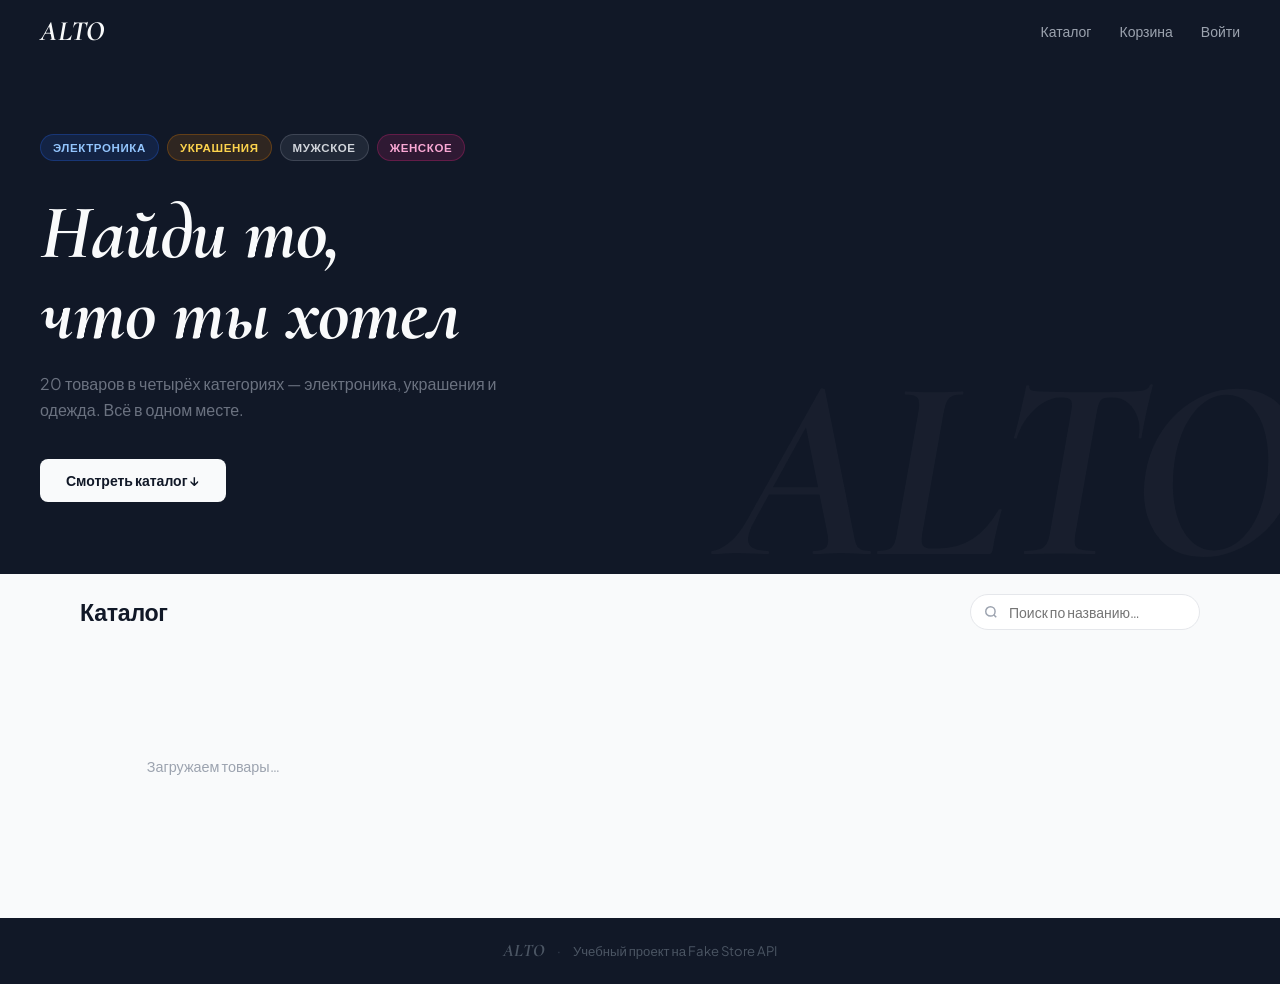
<file: index.html>
<!DOCTYPE html>
<html lang="ru">
<head>
  <meta charset="UTF-8">
  <meta name="viewport" content="width=device-width, initial-scale=1.0">
  <title>ALTO — Интернет-магазин</title>
  <link rel="stylesheet" href="css/style.css">
</head>
<body>

  <header id="header"></header>

  <!-- Hero -->
  <section class="hero">
    <div class="hero-inner">
      <div class="hero-pills">
        <span class="hero-pill pill-electronics">Электроника</span>
        <span class="hero-pill pill-jewelry">Украшения</span>
        <span class="hero-pill pill-men">Мужское</span>
        <span class="hero-pill pill-women">Женское</span>
      </div>
      <h1 class="hero-heading">Найди то,<br>что ты хотел</h1>
      <p class="hero-sub">20 товаров в четырёх категориях — электроника, украшения и одежда. Всё в одном месте.</p>
      <a href="#catalog-anchor" class="btn-hero">Смотреть каталог ↓</a>
    </div>
  </section>

  <!-- Каталог -->
  <main>
    <span id="catalog-anchor" style="display:block;margin-top:-16px"></span>
    <div class="catalog-header">
      <h2>Каталог</h2>
      <input type="search" id="search-input" placeholder="Поиск по названию…">
    </div>
    <div id="category-filter"></div>
    <div id="catalog"></div>
  </main>

  <footer id="footer"></footer>

  <script src="js/models.js"></script>
  <script src="js/api.js"></script>
  <script src="js/common.js"></script>
  <script src="js/catalog.js"></script>
</body>
</html>
</file>
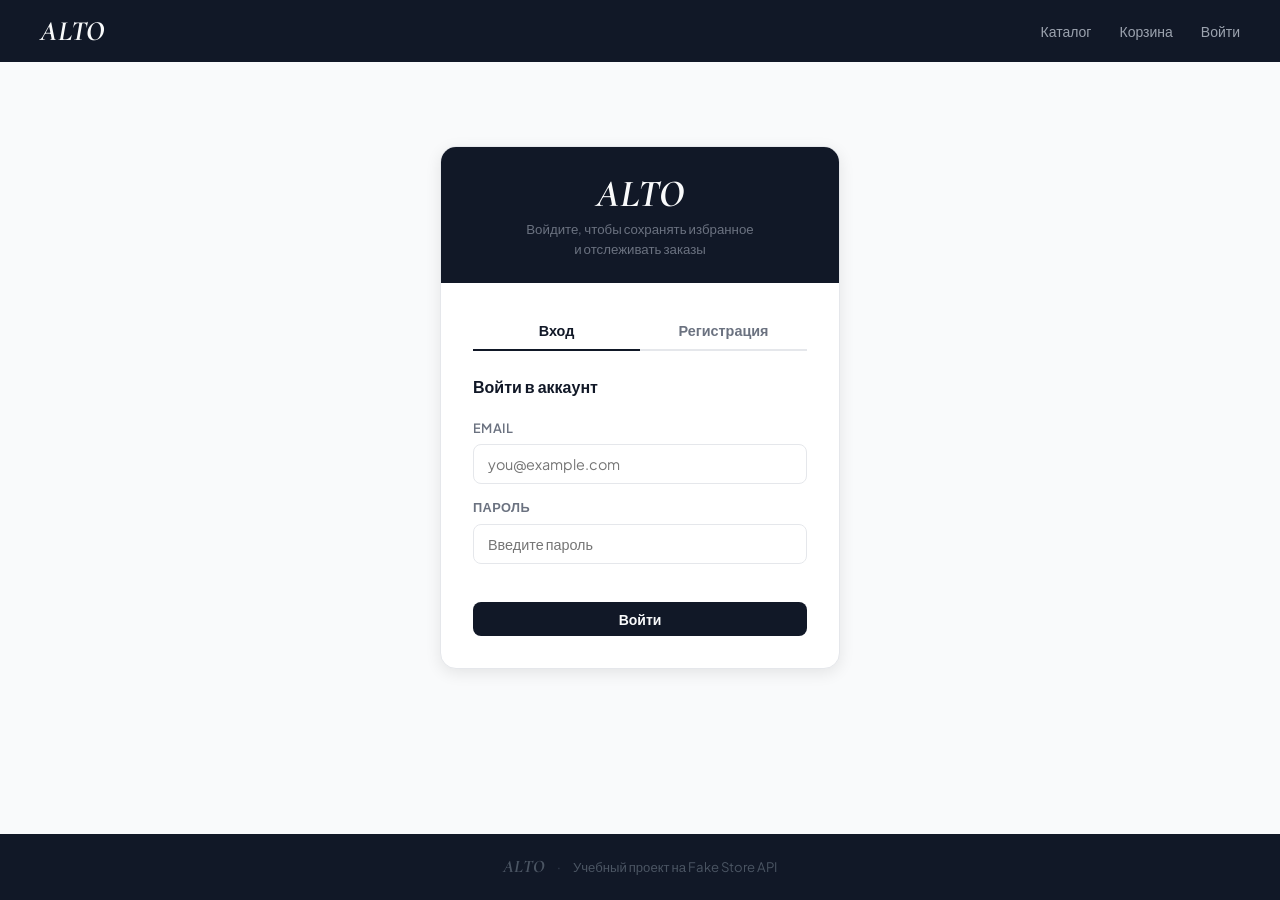
<file: auth.html>
<!DOCTYPE html>
<html lang="ru">
<head>
  <meta charset="UTF-8">
  <meta name="viewport" content="width=device-width, initial-scale=1.0">
  <title>ALTO — Вход / Регистрация</title>
  <link rel="stylesheet" href="css/style.css">
</head>
<body>
  <header id="header"></header>

  <main>
    <div id="auth-container">

      <!-- Бренд-полоска -->
      <div class="auth-brand-bar">
        <span class="brand-name">ALTO</span>
        <p>Войдите, чтобы сохранять избранное<br>и отслеживать заказы</p>
      </div>

      <div class="auth-body">
        <!-- Вкладки -->
        <div class="auth-tabs">
          <button id="show-login">Вход</button>
          <button id="show-register">Регистрация</button>
        </div>

        <!-- Форма входа -->
        <div id="login-form" class="auth-form">
          <h3>Войти в аккаунт</h3>
          <div class="form-group">
            <label for="login-email">Email</label>
            <input type="email" id="login-email" placeholder="you@example.com">
          </div>
          <div class="form-group">
            <label for="login-password">Пароль</label>
            <input type="password" id="login-password" placeholder="Введите пароль">
          </div>
          <p id="login-error" class="error-message"></p>
          <button id="login-btn" class="btn btn-primary btn-full">Войти</button>
        </div>

        <!-- Форма регистрации -->
        <div id="register-form" class="auth-form" style="display:none;">
          <h3>Создать аккаунт</h3>
          <div class="form-group">
            <label for="reg-name">Имя</label>
            <input type="text" id="reg-name" placeholder="Ваше имя">
          </div>
          <div class="form-group">
            <label for="reg-email">Email</label>
            <input type="email" id="reg-email" placeholder="you@example.com">
          </div>
          <div class="form-group">
            <label for="reg-password">Пароль</label>
            <input type="password" id="reg-password" placeholder="Минимум 6 символов">
          </div>
          <p id="reg-error" class="error-message"></p>
          <button id="register-btn" class="btn btn-primary btn-full">Зарегистрироваться</button>
        </div>
      </div>

    </div>
  </main>

  <footer id="footer"></footer>

  <script src="js/models.js"></script>
  <script src="js/common.js"></script>
  <script src="js/auth.js"></script>
</body>
</html>
</file>
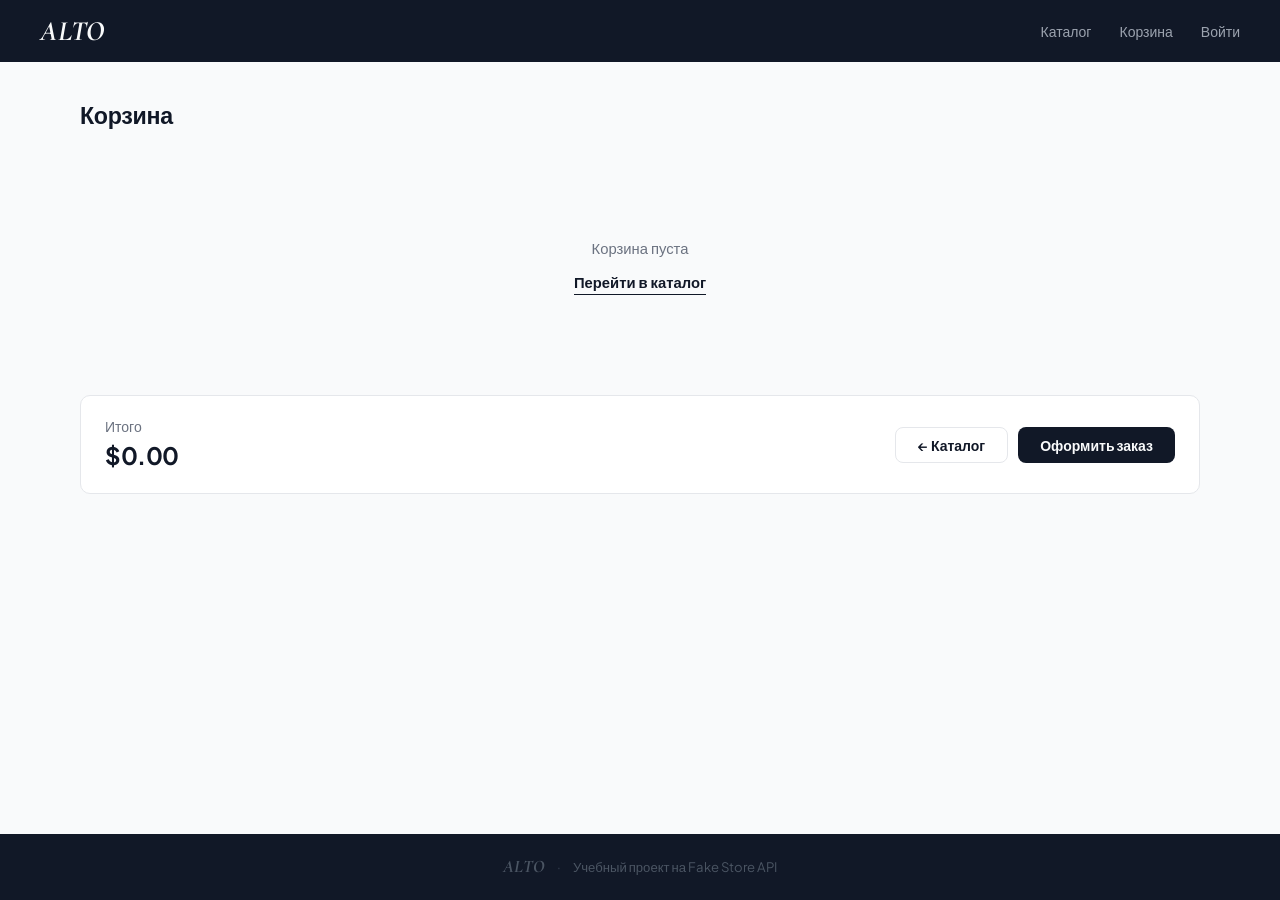
<file: cart.html>
<!DOCTYPE html>
<html lang="ru">
<head>
  <meta charset="UTF-8">
  <meta name="viewport" content="width=device-width, initial-scale=1.0">
  <title>ALTO — Корзина</title>
  <link rel="stylesheet" href="css/style.css">
</head>
<body>
  <header id="header"></header>

  <main>
    <h2>Корзина</h2>
    <div id="cart-items" style="margin-top:24px"></div>
    <div class="cart-summary">
      <div>
        <div class="cart-total-label">Итого</div>
        <div id="cart-total" class="cart-total-amount">$0.00</div>
      </div>
      <div class="cart-actions">
        <button class="btn btn-secondary" onclick="window.location.href='index.html'">← Каталог</button>
        <button class="btn btn-primary" onclick="checkout()">Оформить заказ</button>
      </div>
    </div>
  </main>

  <footer id="footer"></footer>

  <script src="js/models.js"></script>
  <script src="js/common.js"></script>
  <script src="js/cart.js"></script>
  <script>
    function checkout() {
      const cart = Cart.load();
      if (cart.items.length === 0) return;
      cart.clear(); cart.save(); updateCartIcon();
      alert('Заказ оформлен! Спасибо за покупку 🎉');
      window.location.href = 'index.html';
    }
  </script>
</body>
</html>
</file>
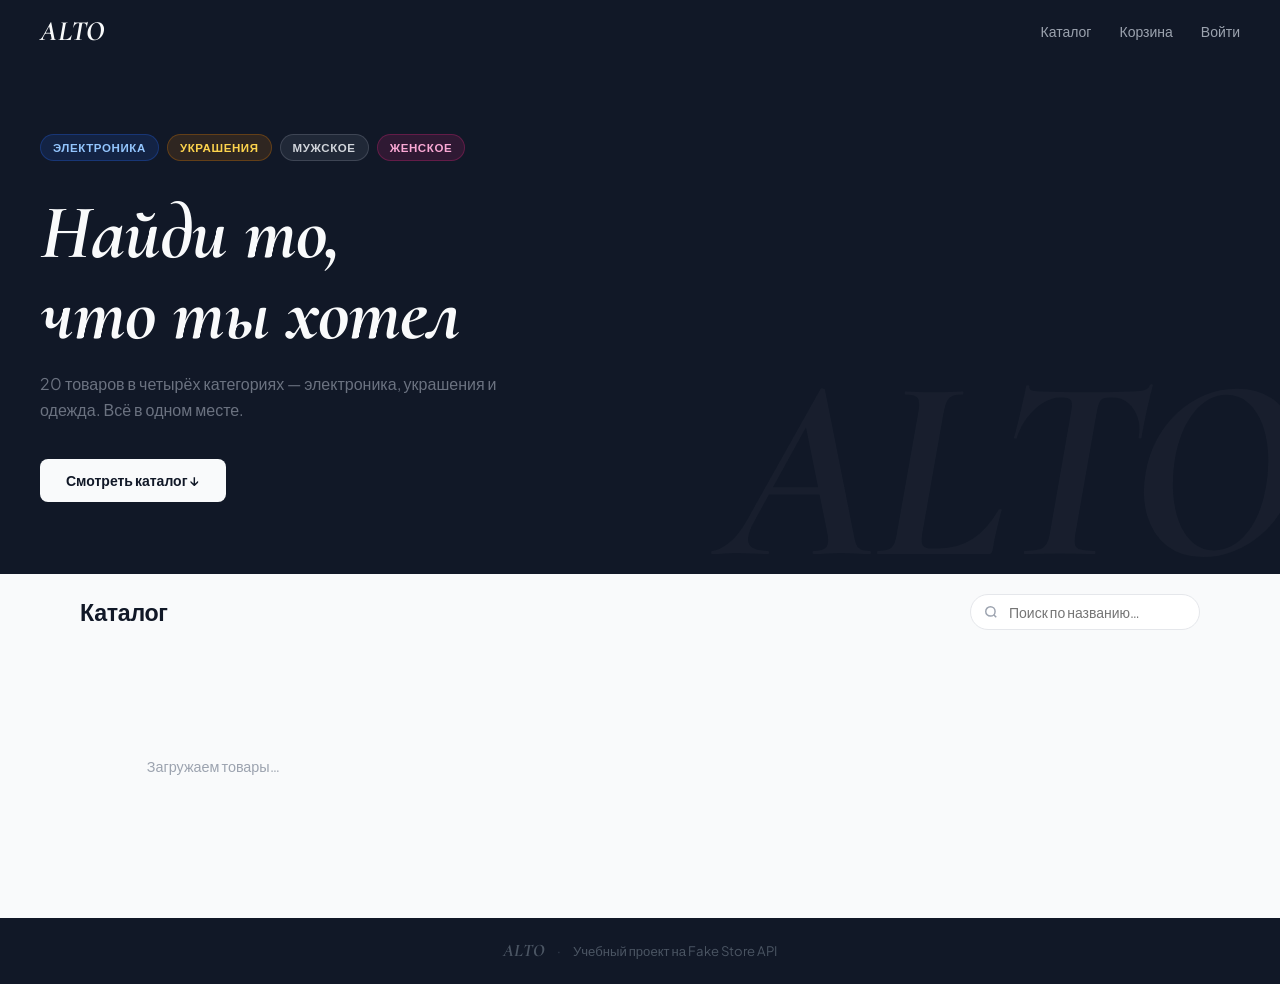
<file: product.html>
<!DOCTYPE html>
<html lang="ru">
<head>
  <meta charset="UTF-8">
  <meta name="viewport" content="width=device-width, initial-scale=1.0">
  <title>ALTO — Товар</title>
  <link rel="stylesheet" href="css/style.css">
</head>
<body>
  <header id="header"></header>

  <main>
    <div id="product-details"></div>
    <div class="product-actions">
      <button id="to-catalog" class="btn btn-secondary">← Каталог</button>
      <button id="to-cart"    class="btn btn-secondary">🛒 Корзина</button>
    </div>
  </main>

  <footer id="footer"></footer>

  <script src="js/models.js"></script>
  <script src="js/common.js"></script>
  <script src="js/api.js"></script>
  <script src="js/product.js"></script>
</body>
</html>
</file>
<file: css/style.css>
@import url('https://fonts.googleapis.com/css2?family=Cormorant+Garamond:ital,wght@1,700&family=Plus+Jakarta+Sans:wght@300;400;500;600;700&display=swap');

/* ─────────────────────────────────────
   Токены
───────────────────────────────────── */
:root {
    /* Base */
    --bg:           #F9FAFB;
    --surface:      #FFFFFF;
    --surface-2:    #F3F4F6;
    --text:         #111827;
    --text-muted:   #6B7280;
    --text-subtle:  #9CA3AF;
    --border:       #E5E7EB;
    --border-soft:  #F3F4F6;

    /* Brand */
    --header-bg:    #111827;
    --header-text:  #F9FAFB;

    /* Categories */
    --c-elec:       #2563EB;
    --c-elec-bg:    #EFF6FF;
    --c-jewel:      #D97706;
    --c-jewel-bg:   #FFFBEB;
    --c-men:        #374151;
    --c-men-bg:     #F3F4F6;
    --c-women:      #DB2777;
    --c-women-bg:   #FDF2F8;

    /* States */
    --success:      #15803D;
    --danger:       #DC2626;
    --danger-bg:    #FEF2F2;
    --danger-border:#FECACA;

    /* Shape */
    --radius:       10px;
    --radius-lg:    16px;
    --shadow-sm:    0 1px 4px rgba(0,0,0,0.06);
    --shadow:       0 4px 16px rgba(0,0,0,0.09);
    --ease:         0.2s cubic-bezier(0.4, 0, 0.2, 1);

    /* Type */
    --font:         'Plus Jakarta Sans', sans-serif;
    --font-brand:   'Cormorant Garamond', serif;
}

*, *::before, *::after { box-sizing: border-box; margin: 0; padding: 0; }

html { scroll-behavior: smooth; }

body {
    font-family: var(--font);
    background: var(--bg);
    color: var(--text);
    min-height: 100vh;
    display: flex;
    flex-direction: column;
    line-height: 1.5;
}

/* ─────────────────────────────────────
   Header
───────────────────────────────────── */
header {
    background: var(--header-bg);
    color: var(--header-text);
    padding: 0 40px;
    height: 62px;
    display: flex;
    align-items: center;
    justify-content: space-between;
    position: sticky;
    top: 0;
    z-index: 200;
}

.header-inner {
    width: 100%;
    max-width: 1200px;
    margin: 0 auto;
    display: flex;
    align-items: center;
    justify-content: space-between;
}

.brand-name {
    font-family: var(--font-brand);
    font-style: italic;
    font-size: 1.75rem;
    font-weight: 700;
    color: var(--header-text);
    letter-spacing: 0.5px;
    text-decoration: none;
    line-height: 1;
}

header nav {
    display: flex;
    align-items: center;
    gap: 28px;
    font-size: 0.875rem;
    font-weight: 500;
}

header nav a {
    color: #9CA3AF;
    text-decoration: none;
    transition: color var(--ease);
}

header nav a:hover { color: var(--header-text); }

.user-greeting {
    color: #6B7280;
    font-size: 0.85rem;
}

#logout-btn {
    background: transparent;
    border: 1px solid #374151;
    color: #9CA3AF;
    padding: 5px 14px;
    border-radius: 20px;
    cursor: pointer;
    font-family: var(--font);
    font-size: 0.8rem;
    font-weight: 500;
    transition: all var(--ease);
}

#logout-btn:hover {
    border-color: #6B7280;
    color: var(--header-text);
}

/* Cart badge */
.cart-link {
    display: inline-flex;
    align-items: center;
    gap: 7px;
    color: #9CA3AF !important;
}

.cart-badge {
    background: var(--c-women);
    color: white;
    border-radius: 20px;
    min-width: 18px;
    height: 18px;
    font-size: 0.68rem;
    font-weight: 700;
    display: none;
    align-items: center;
    justify-content: center;
    padding: 0 5px;
}

/* ─────────────────────────────────────
   Hero (только index.html)
───────────────────────────────────── */
.hero {
    background: var(--header-bg);
    color: var(--header-text);
    padding: 72px 40px;
    position: relative;
    overflow: hidden;
}

.hero::after {
    content: 'ALTO';
    position: absolute;
    font-family: var(--font-brand);
    font-style: italic;
    font-weight: 700;
    font-size: clamp(140px, 22vw, 260px);
    color: rgba(255,255,255,0.028);
    bottom: -28px;
    right: -16px;
    pointer-events: none;
    line-height: 1;
    letter-spacing: -4px;
}

.hero-inner {
    max-width: 1200px;
    margin: 0 auto;
    position: relative;
}

/* Пиллы категорий в hero */
.hero-pills {
    display: flex;
    gap: 8px;
    flex-wrap: wrap;
    margin-bottom: 32px;
}

.hero-pill {
    padding: 4px 12px;
    border-radius: 20px;
    font-size: 0.72rem;
    font-weight: 600;
    letter-spacing: 0.6px;
    text-transform: uppercase;
}

.pill-electronics { background: rgba(37,99,235,0.15);  color: #93C5FD; border: 1px solid rgba(37,99,235,0.3); }
.pill-jewelry     { background: rgba(217,119,6,0.15);  color: #FCD34D; border: 1px solid rgba(217,119,6,0.3); }
.pill-men         { background: rgba(55,65,81,0.4);    color: #D1D5DB; border: 1px solid rgba(107,114,128,0.4); }
.pill-women       { background: rgba(219,39,119,0.15); color: #F9A8D4; border: 1px solid rgba(219,39,119,0.3); }

.hero-heading {
    font-family: var(--font-brand);
    font-style: italic;
    font-weight: 700;
    font-size: clamp(2.6rem, 6vw, 5rem);
    line-height: 1.05;
    letter-spacing: -1px;
    margin-bottom: 16px;
    color: #F9FAFB;
}

.hero-sub {
    color: #6B7280;
    font-size: 1rem;
    font-weight: 400;
    margin-bottom: 36px;
    max-width: 460px;
    line-height: 1.65;
}

.btn-hero {
    display: inline-block;
    background: #F9FAFB;
    color: var(--header-bg);
    padding: 11px 26px;
    border-radius: 8px;
    font-family: var(--font);
    font-size: 0.875rem;
    font-weight: 600;
    text-decoration: none;
    transition: all var(--ease);
}

.btn-hero:hover {
    background: white;
    transform: translateY(-1px);
    box-shadow: 0 4px 12px rgba(0,0,0,0.3);
}

/* ─────────────────────────────────────
   Main
───────────────────────────────────── */
main {
    flex: 1;
    max-width: 1200px;
    width: 100%;
    margin: 0 auto;
    padding: 36px 40px 60px;
}

h2 {
    font-size: 1.45rem;
    font-weight: 700;
    color: var(--text);
    letter-spacing: -0.3px;
}

/* ─────────────────────────────────────
   Поиск + заголовок каталога
───────────────────────────────────── */
.catalog-header {
    display: flex;
    align-items: center;
    justify-content: space-between;
    flex-wrap: wrap;
    gap: 16px;
    margin-bottom: 18px;
}

#search-input {
    padding: 8px 16px 8px 38px;
    border: 1.5px solid var(--border);
    border-radius: 24px;
    font-family: var(--font);
    font-size: 0.875rem;
    background: var(--surface) url("data:image/svg+xml,%3Csvg xmlns='http://www.w3.org/2000/svg' width='14' height='14' viewBox='0 0 24 24' fill='none' stroke='%239CA3AF' stroke-width='2.5'%3E%3Ccircle cx='11' cy='11' r='8'/%3E%3Cpath d='m21 21-4.35-4.35'/%3E%3C/svg%3E") no-repeat 13px center;
    color: var(--text);
    width: 230px;
    transition: border-color var(--ease), box-shadow var(--ease);
}

#search-input:focus {
    outline: none;
    border-color: var(--c-elec);
    box-shadow: 0 0 0 3px rgba(37,99,235,0.1);
}

/* ─────────────────────────────────────
   Фильтры категорий
───────────────────────────────────── */
#category-filter {
    display: flex;
    flex-wrap: wrap;
    gap: 8px;
    margin-bottom: 28px;
}

.filter-btn {
    padding: 6px 16px;
    border: 1.5px solid var(--border);
    border-radius: 20px;
    background: var(--surface);
    color: var(--text-muted);
    cursor: pointer;
    font-family: var(--font);
    font-size: 0.8rem;
    font-weight: 500;
    text-transform: capitalize;
    transition: all var(--ease);
}

.filter-btn:hover { border-color: #9CA3AF; color: var(--text); }

.filter-btn.active {
    background: var(--text);
    border-color: var(--text);
    color: #F9FAFB;
}

/* ─────────────────────────────────────
   Сетка каталога
───────────────────────────────────── */
#catalog {
    display: grid;
    grid-template-columns: repeat(auto-fill, minmax(220px, 1fr));
    gap: 18px;
}

/* ─────────────────────────────────────
   Карточка товара
───────────────────────────────────── */
.card {
    background: var(--surface);
    border-radius: var(--radius);
    border: 1px solid var(--border);
    overflow: hidden;
    display: flex;
    flex-direction: column;
    transition: box-shadow var(--ease), transform var(--ease);
}

.card:hover {
    box-shadow: var(--shadow);
    transform: translateY(-3px);
}

/* Цветная полоска по категории */
.card-accent {
    height: 3px;
    background: var(--border);
}

.cat-electronics .card-accent { background: var(--c-elec); }
.cat-jewelry     .card-accent { background: var(--c-jewel); }
.cat-men         .card-accent { background: var(--c-men); }
.cat-women       .card-accent { background: var(--c-women); }

.card-link {
    text-decoration: none;
    color: inherit;
    flex: 1;
    display: flex;
    flex-direction: column;
}

.card-img-wrapper {
    height: 188px;
    background: var(--surface-2);
    display: flex;
    align-items: center;
    justify-content: center;
    padding: 20px;
    border-bottom: 1px solid var(--border-soft);
}

.card-img-wrapper img {
    max-width: 100%;
    max-height: 100%;
    object-fit: contain;
    transition: transform 0.3s ease;
}

.card:hover .card-img-wrapper img { transform: scale(1.05); }

.card-body {
    padding: 14px 15px 10px;
    flex: 1;
    display: flex;
    flex-direction: column;
    gap: 5px;
}

/* Бейдж категории */
.card-category {
    display: inline-block;
    font-size: 0.68rem;
    font-weight: 600;
    letter-spacing: 0.6px;
    text-transform: uppercase;
    padding: 2px 8px;
    border-radius: 4px;
    background: var(--surface-2);
    color: var(--text-muted);
    align-self: flex-start;
}

.cat-electronics .card-category { background: var(--c-elec-bg);  color: var(--c-elec); }
.cat-jewelry     .card-category { background: var(--c-jewel-bg); color: var(--c-jewel); }
.cat-men         .card-category { background: var(--c-men-bg);   color: var(--c-men); }
.cat-women       .card-category { background: var(--c-women-bg); color: var(--c-women); }

.card-title {
    font-size: 0.875rem;
    font-weight: 500;
    line-height: 1.4;
    flex: 1;
    color: var(--text);
}

/* Звёздочки */
.stars-row {
    display: flex;
    align-items: center;
    gap: 6px;
}

.stars-track {
    position: relative;
    display: inline-block;
    line-height: 1;
}

.stars-empty {
    display: block;
    color: #D1D5DB;
    letter-spacing: 1.5px;
    font-size: 0.78rem;
}

.stars-filled {
    position: absolute;
    top: 0; left: 0;
    overflow: hidden;
    white-space: nowrap;
    color: #F59E0B;
    letter-spacing: 1.5px;
    font-size: 0.78rem;
}

.rating-text {
    font-size: 0.72rem;
    color: var(--text-subtle);
    font-weight: 500;
}

.card-price {
    font-size: 1rem;
    font-weight: 700;
    color: var(--text);
    letter-spacing: -0.3px;
}

.card-btn {
    margin: 0 12px 12px;
    text-align: center;
    display: block;
    font-size: 0.82rem;
    padding: 8px;
}

/* Цвет кнопки по категории */
.cat-electronics .card-btn { background: var(--c-elec); }
.cat-jewelry     .card-btn { background: var(--c-jewel); }
.cat-men         .card-btn { background: var(--c-men); }
.cat-women       .card-btn { background: var(--c-women); }
.cat-electronics .card-btn:hover { background: #1D4ED8; }
.cat-jewelry     .card-btn:hover { background: #B45309; }
.cat-men         .card-btn:hover { background: #1F2937; }
.cat-women       .card-btn:hover { background: #BE185D; }

/* ─────────────────────────────────────
   Кнопки
───────────────────────────────────── */
.btn {
    display: inline-block;
    padding: 10px 22px;
    border-radius: 8px;
    font-family: var(--font);
    font-size: 0.875rem;
    font-weight: 600;
    cursor: pointer;
    transition: all var(--ease);
    text-decoration: none;
    border: none;
    line-height: 1;
}

.btn-primary {
    background: var(--text);
    color: #F9FAFB;
}

.btn-primary:hover { background: #1F2937; }

.btn-primary:disabled {
    opacity: 0.5;
    cursor: not-allowed;
}

.btn-secondary {
    background: var(--surface);
    color: var(--text);
    border: 1.5px solid var(--border);
}

.btn-secondary:hover {
    background: var(--surface-2);
    border-color: #D1D5DB;
}

.btn-success {
    background: var(--success);
    color: white;
}

.btn-full { width: 100%; text-align: center; }

/* ─────────────────────────────────────
   Страница товара
───────────────────────────────────── */
.product-page {
    display: grid;
    grid-template-columns: 1fr 1fr;
    gap: 56px;
    align-items: start;
}

.product-img-wrapper {
    background: var(--surface);
    border-radius: var(--radius-lg);
    border: 1px solid var(--border);
    padding: 40px;
    display: flex;
    align-items: center;
    justify-content: center;
    min-height: 400px;
    position: relative;
    overflow: hidden;
}

.product-img-wrapper img {
    max-width: 100%;
    max-height: 340px;
    object-fit: contain;
    position: relative;
    z-index: 1;
}

/* Цветная точка-акцент в углу изображения */
.product-img-wrapper::before {
    content: '';
    position: absolute;
    width: 180px;
    height: 180px;
    border-radius: 50%;
    background: var(--surface-2);
    bottom: -60px;
    right: -60px;
    opacity: 0.6;
}

.product-info {
    display: flex;
    flex-direction: column;
    gap: 16px;
    padding-top: 4px;
}

.product-cat-badge {
    display: inline-flex;
    align-items: center;
    gap: 6px;
    font-size: 0.75rem;
    font-weight: 600;
    letter-spacing: 0.6px;
    text-transform: uppercase;
    padding: 4px 10px;
    border-radius: 6px;
    align-self: flex-start;
}

.product-info h2 {
    font-size: 1.6rem;
    font-weight: 700;
    line-height: 1.25;
    letter-spacing: -0.4px;
    margin-bottom: 0;
}

.product-stars { margin: -4px 0; }

.product-price {
    font-size: 2rem;
    font-weight: 700;
    letter-spacing: -1px;
    color: var(--text);
}

.product-desc {
    color: var(--text-muted);
    line-height: 1.75;
    font-size: 0.925rem;
    padding-top: 4px;
    border-top: 1px solid var(--border);
}

#add-to-cart-btn {
    padding: 13px 28px;
    font-size: 0.9rem;
    margin-top: 4px;
}

.product-actions {
    display: flex;
    gap: 12px;
    flex-wrap: wrap;
    margin-top: 16px;
}

/* ─────────────────────────────────────
   Корзина
───────────────────────────────────── */
.cart-item {
    background: var(--surface);
    border: 1px solid var(--border);
    border-radius: var(--radius);
    padding: 18px 20px;
    display: grid;
    grid-template-columns: 88px 1fr auto;
    gap: 18px;
    align-items: center;
    margin-bottom: 10px;
    transition: box-shadow var(--ease);
}

.cart-item:hover { box-shadow: var(--shadow-sm); }

.cart-item img {
    width: 88px;
    height: 88px;
    object-fit: contain;
    background: var(--surface-2);
    border-radius: 8px;
    padding: 10px;
}

.cart-item-info h3 {
    font-size: 0.9rem;
    font-weight: 600;
    margin-bottom: 5px;
    line-height: 1.35;
}

.cart-item-info p {
    font-size: 0.83rem;
    color: var(--text-muted);
}

.cart-item-info b { color: var(--text); font-weight: 700; }

.cart-item-actions {
    display: flex;
    align-items: center;
    gap: 6px;
    flex-shrink: 0;
}

.btn-qty {
    width: 30px;
    height: 30px;
    border-radius: 6px;
    border: 1.5px solid var(--border);
    background: var(--surface);
    cursor: pointer;
    font-size: 1rem;
    font-weight: 600;
    display: flex;
    align-items: center;
    justify-content: center;
    transition: all var(--ease);
    color: var(--text);
    line-height: 1;
}

.btn-qty:hover { background: var(--surface-2); border-color: #D1D5DB; }

.qty-value {
    font-weight: 700;
    min-width: 22px;
    text-align: center;
    font-size: 0.875rem;
}

.btn-remove {
    padding: 6px 12px;
    border-radius: 6px;
    border: 1.5px solid var(--danger-border);
    background: var(--danger-bg);
    color: var(--danger);
    font-family: var(--font);
    font-size: 0.78rem;
    font-weight: 500;
    cursor: pointer;
    transition: all var(--ease);
    margin-left: 2px;
}

.btn-remove:hover { background: #FEE2E2; }

.cart-summary {
    background: var(--surface);
    border: 1px solid var(--border);
    border-radius: var(--radius);
    padding: 20px 24px;
    margin-top: 20px;
    display: flex;
    align-items: center;
    justify-content: space-between;
    flex-wrap: wrap;
    gap: 16px;
}

.cart-total-label { font-size: 0.875rem; color: var(--text-muted); font-weight: 500; }
.cart-total-amount { font-size: 1.5rem; font-weight: 700; letter-spacing: -0.5px; }
.cart-actions { display: flex; gap: 10px; }

/* ─────────────────────────────────────
   Авторизация
───────────────────────────────────── */
#auth-container {
    max-width: 400px;
    margin: 48px auto;
    background: var(--surface);
    border-radius: var(--radius-lg);
    border: 1px solid var(--border);
    padding: 0;
    box-shadow: var(--shadow);
    overflow: hidden;
}

.auth-brand-bar {
    background: var(--header-bg);
    padding: 28px 32px 24px;
    text-align: center;
}

.auth-brand-bar .brand-name {
    display: block;
    font-size: 2.4rem;
    margin-bottom: 6px;
}

.auth-brand-bar p {
    color: #6B7280;
    font-size: 0.83rem;
    line-height: 1.5;
}

.auth-body { padding: 28px 32px 32px; }

.auth-tabs {
    display: flex;
    margin-bottom: 24px;
    border-bottom: 2px solid var(--border);
}

#show-login, #show-register {
    flex: 1;
    padding: 10px 8px;
    border: none;
    background: transparent;
    font-family: var(--font);
    font-size: 0.9rem;
    font-weight: 600;
    color: var(--text-muted);
    cursor: pointer;
    border-bottom: 2px solid transparent;
    margin-bottom: -2px;
    transition: all var(--ease);
}

#show-login.active, #show-register.active {
    color: var(--text);
    border-bottom-color: var(--text);
}

.auth-form h3 {
    margin-bottom: 20px;
    font-size: 1rem;
    font-weight: 700;
}

.form-group { margin-bottom: 14px; }

.form-group label {
    display: block;
    font-size: 0.8rem;
    font-weight: 600;
    margin-bottom: 6px;
    color: var(--text-muted);
    text-transform: uppercase;
    letter-spacing: 0.4px;
}

.form-group input {
    width: 100%;
    padding: 10px 14px;
    border: 1.5px solid var(--border);
    border-radius: 8px;
    font-family: var(--font);
    font-size: 0.9rem;
    background: var(--surface);
    color: var(--text);
    transition: border-color var(--ease), box-shadow var(--ease);
}

.form-group input:focus {
    outline: none;
    border-color: var(--text);
    box-shadow: 0 0 0 3px rgba(17,24,39,0.08);
}

.error-message {
    color: var(--danger);
    font-size: 0.8rem;
    min-height: 1.1em;
    margin-bottom: 10px;
}

/* ─────────────────────────────────────
   Footer
───────────────────────────────────── */
footer {
    background: var(--header-bg);
    color: #374151;
    padding: 20px 40px;
    text-align: center;
    margin-top: auto;
}

.footer-inner {
    max-width: 1200px;
    margin: 0 auto;
    display: flex;
    align-items: center;
    justify-content: center;
    gap: 12px;
    font-size: 0.82rem;
}

.footer-brand {
    font-family: var(--font-brand);
    font-style: italic;
    font-size: 1.1rem;
    font-weight: 700;
    color: #4B5563;
}

.footer-divider { color: #374151; }
.footer-note { color: #4B5563; }

/* ─────────────────────────────────────
   Состояния
───────────────────────────────────── */
.loading {
    text-align: center;
    color: var(--text-subtle);
    padding: 80px 20px;
    font-size: 0.9rem;
}

.empty {
    text-align: center;
    color: var(--text-muted);
    padding: 80px 20px;
    font-size: 0.925rem;
    display: flex;
    flex-direction: column;
    align-items: center;
    gap: 12px;
}

.empty a {
    color: var(--text);
    text-decoration: none;
    font-weight: 600;
    border-bottom: 1.5px solid currentColor;
    padding-bottom: 1px;
}

/* ─────────────────────────────────────
   Адаптив
───────────────────────────────────── */
@media (max-width: 900px) {
    .product-page { grid-template-columns: 1fr; gap: 28px; }
    .product-img-wrapper { min-height: 280px; }
}

@media (max-width: 640px) {
    header { padding: 0 16px; }
    main { padding: 24px 16px 48px; }
    .hero { padding: 52px 16px; }
    header nav { gap: 16px; font-size: 0.8rem; }
    .catalog-header { flex-direction: column; align-items: flex-start; }
    #search-input { width: 100%; }
    #catalog { grid-template-columns: repeat(auto-fill, minmax(158px, 1fr)); gap: 12px; }
    .cart-item { grid-template-columns: 70px 1fr; }
    .cart-item-actions { grid-column: 1 / -1; }
    .cart-summary { flex-direction: column; align-items: flex-start; }
    .hero-heading { letter-spacing: -0.5px; }
    footer { padding: 16px; }
}
</file>
